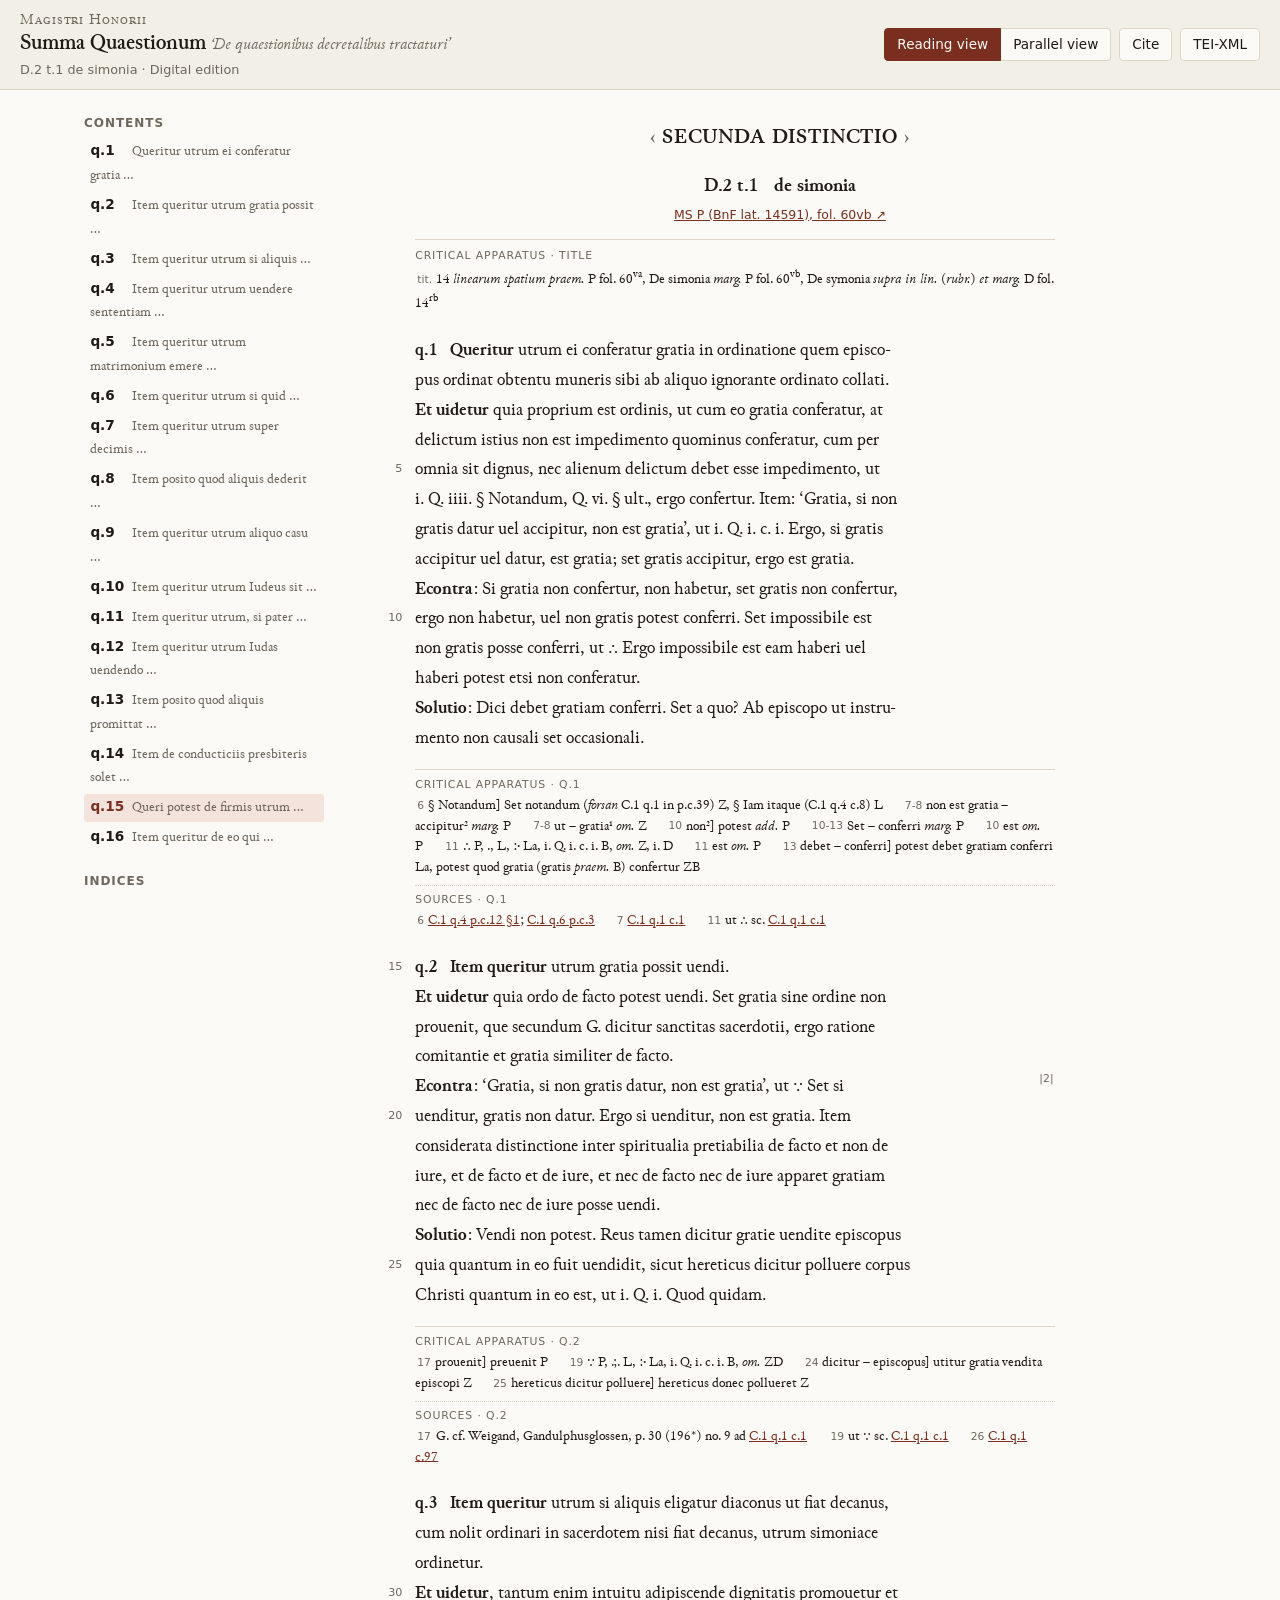
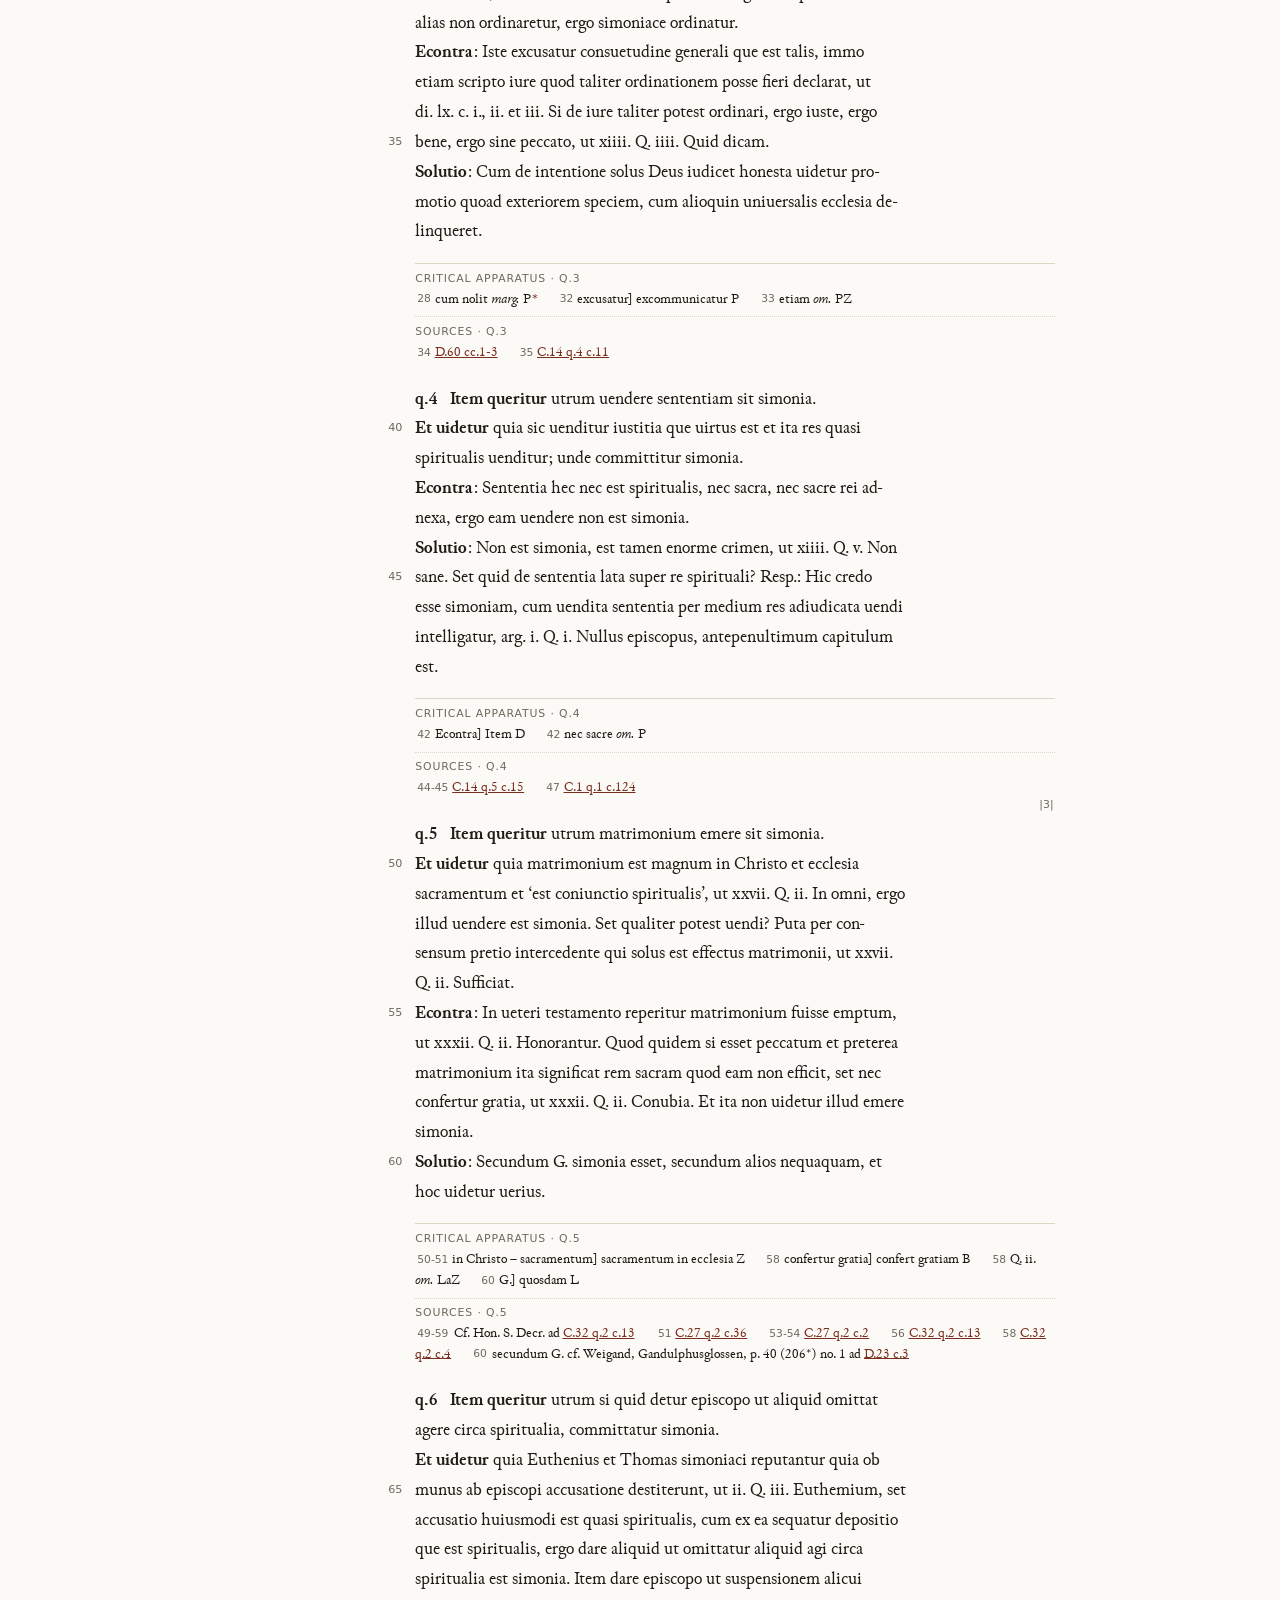
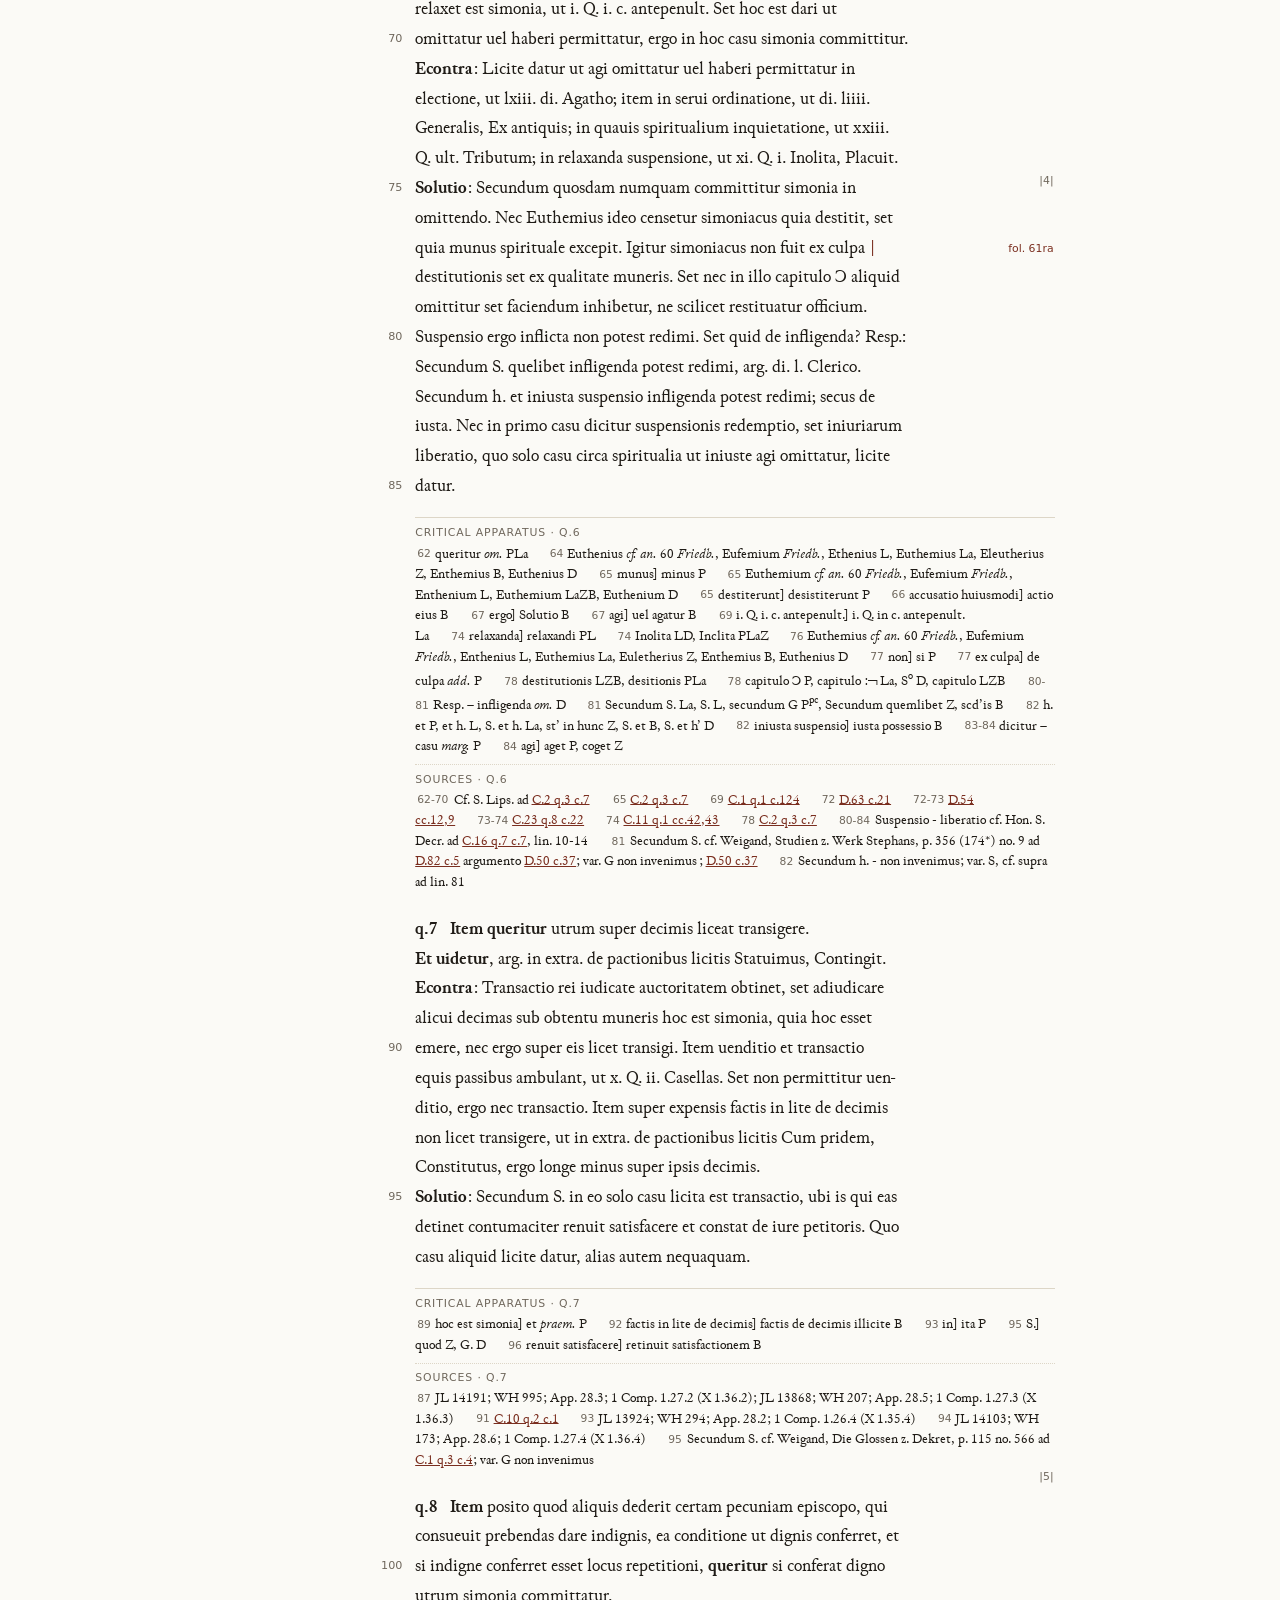
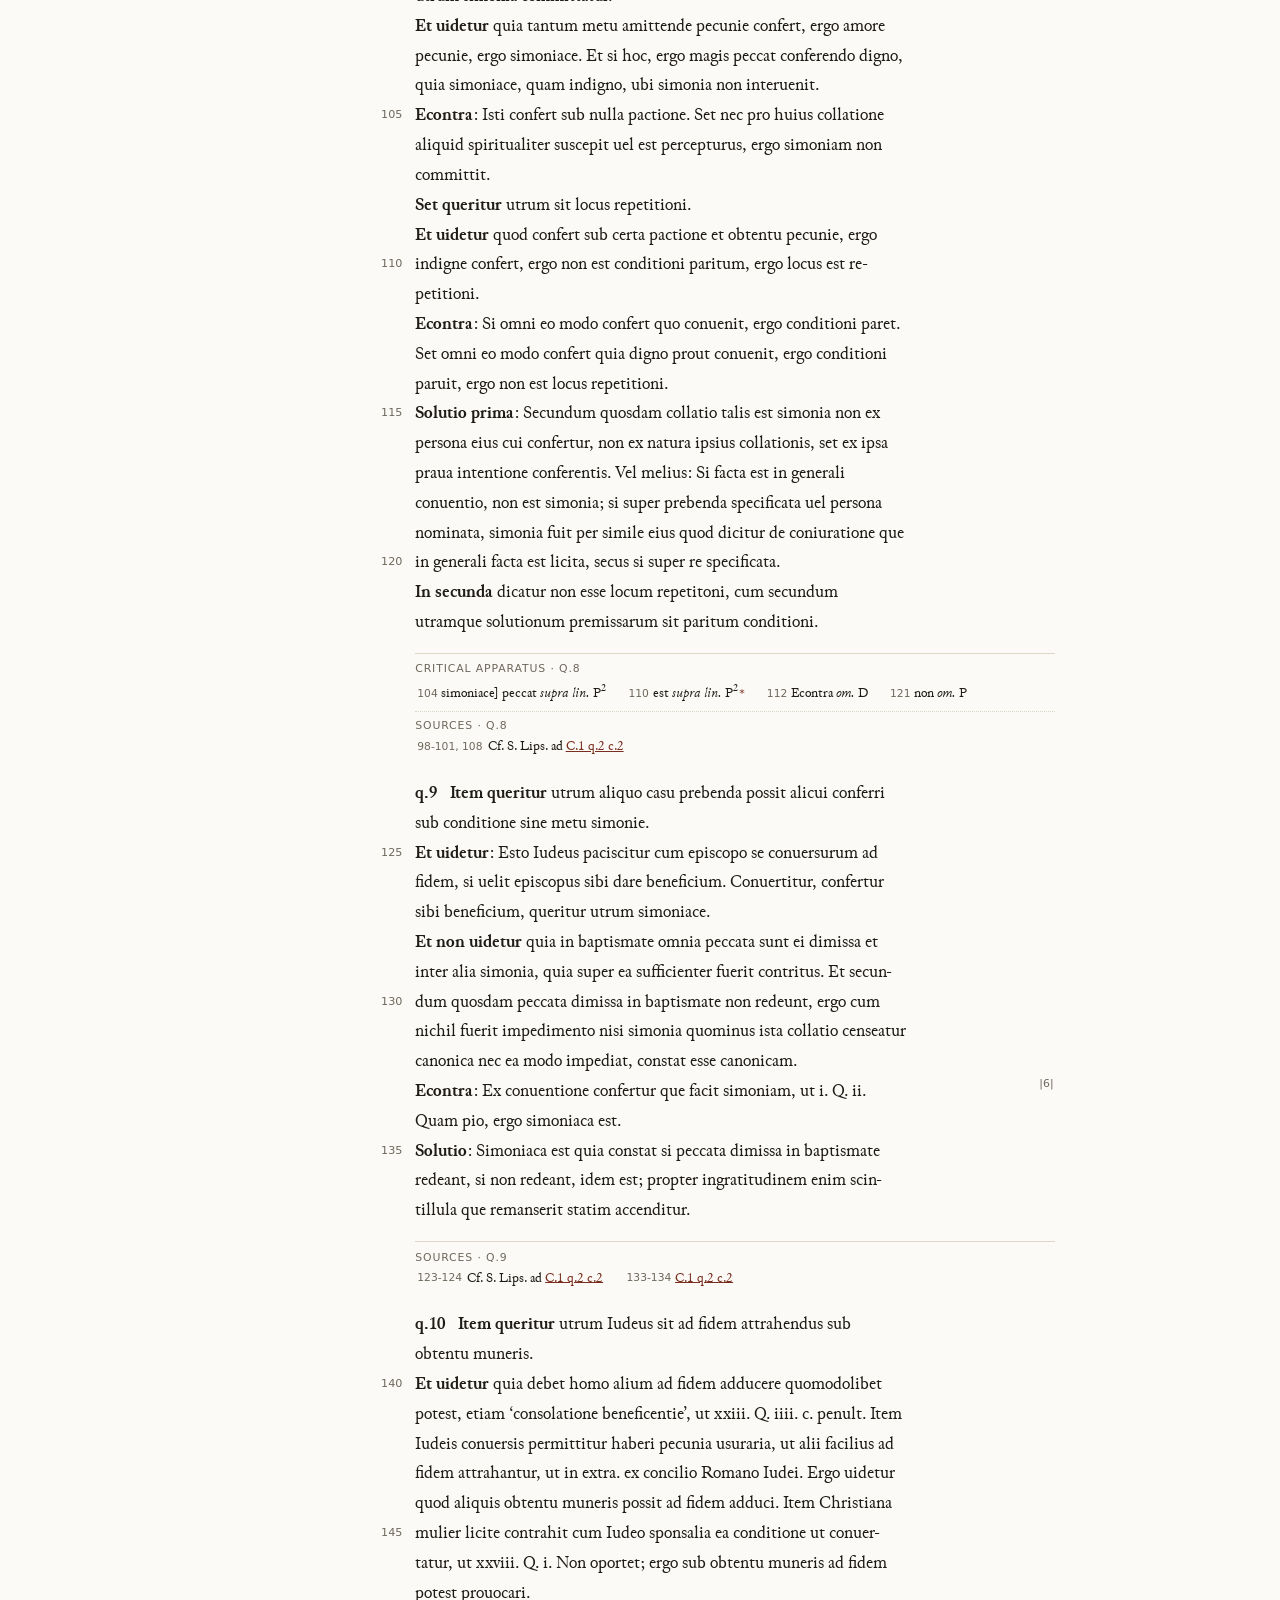
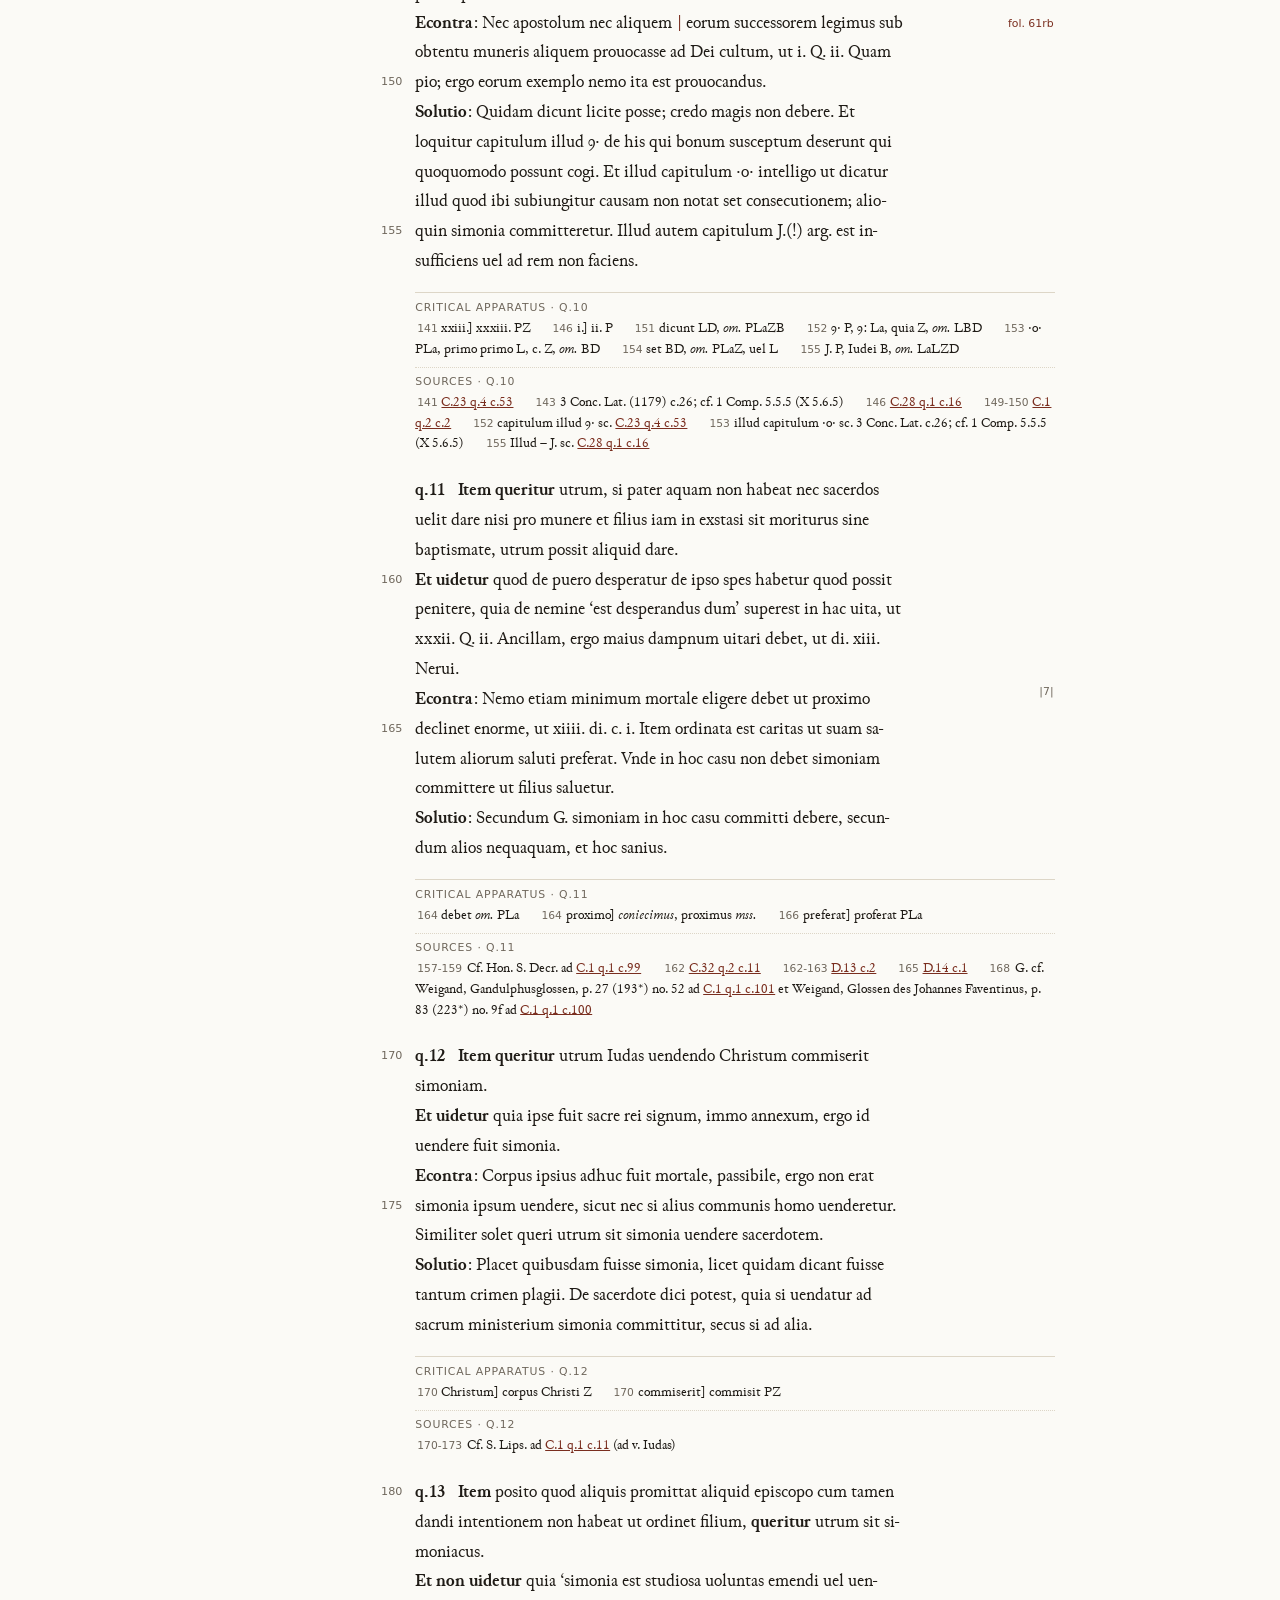
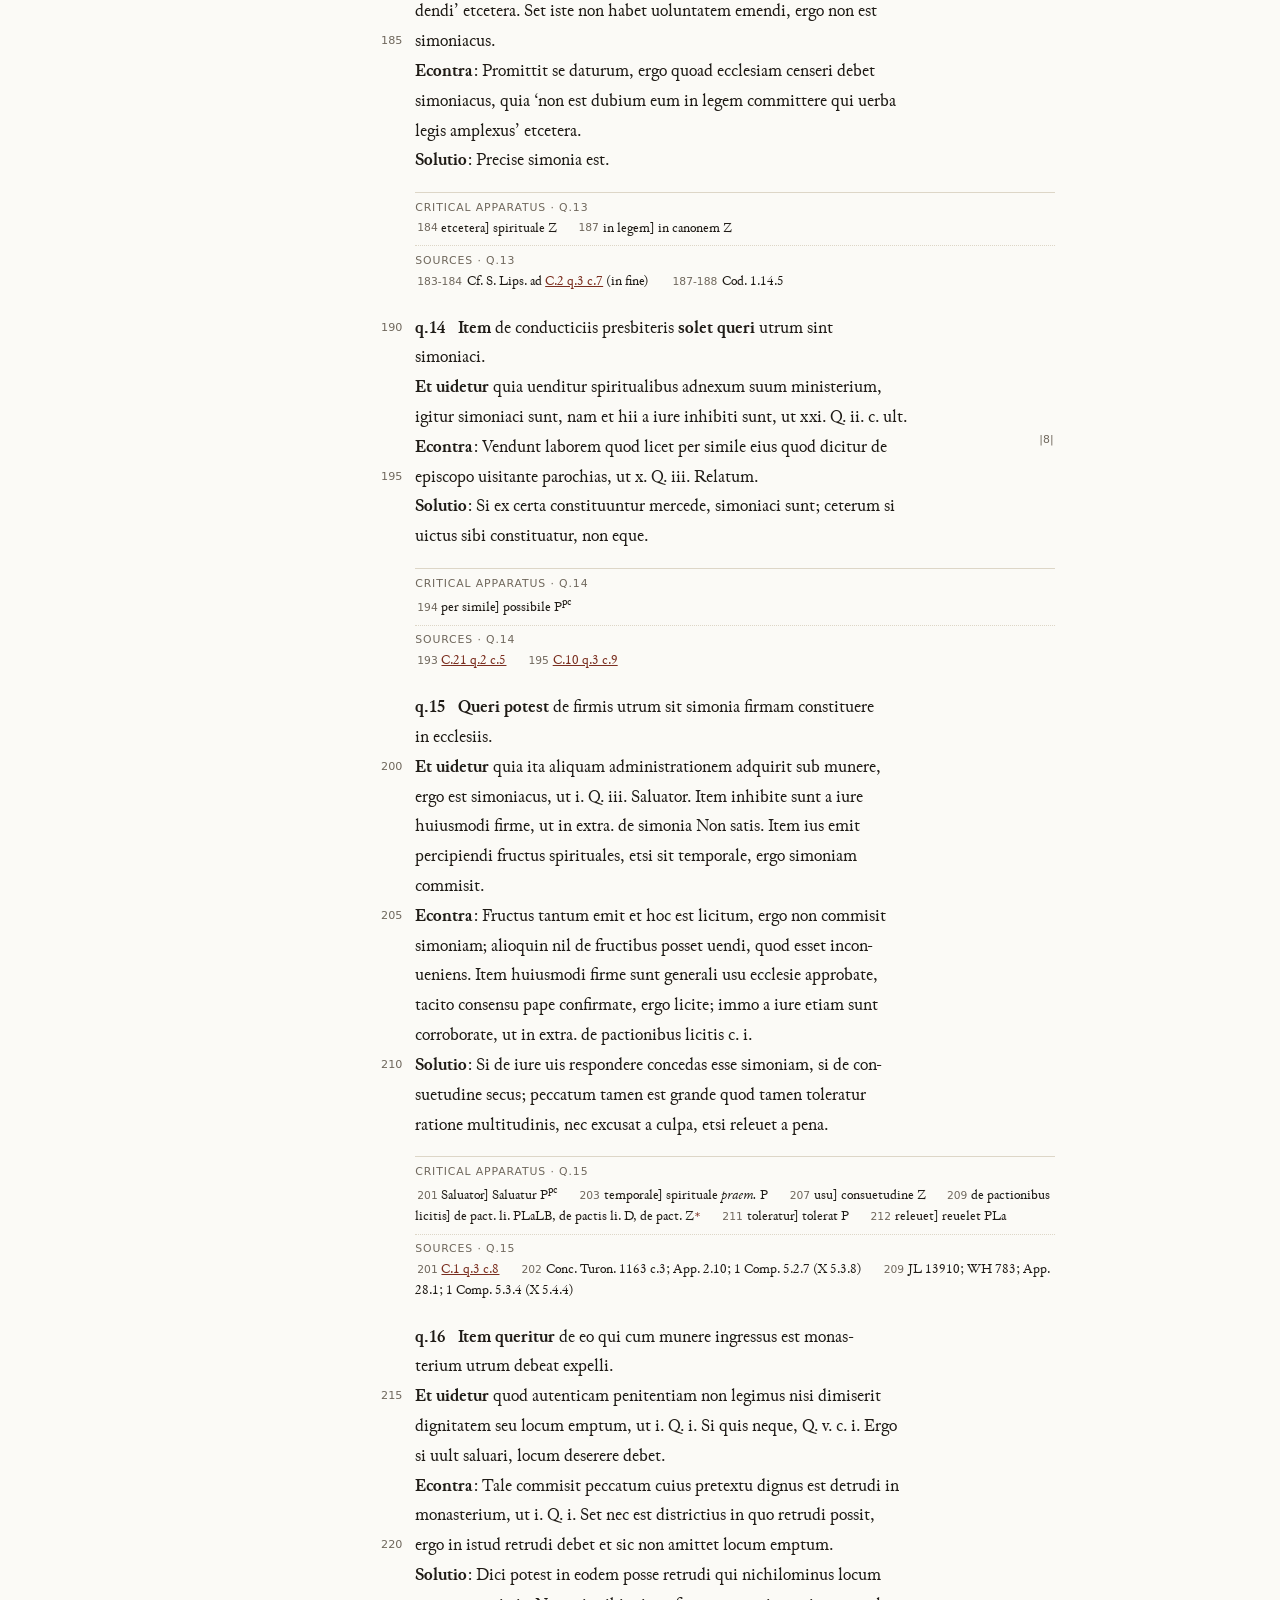
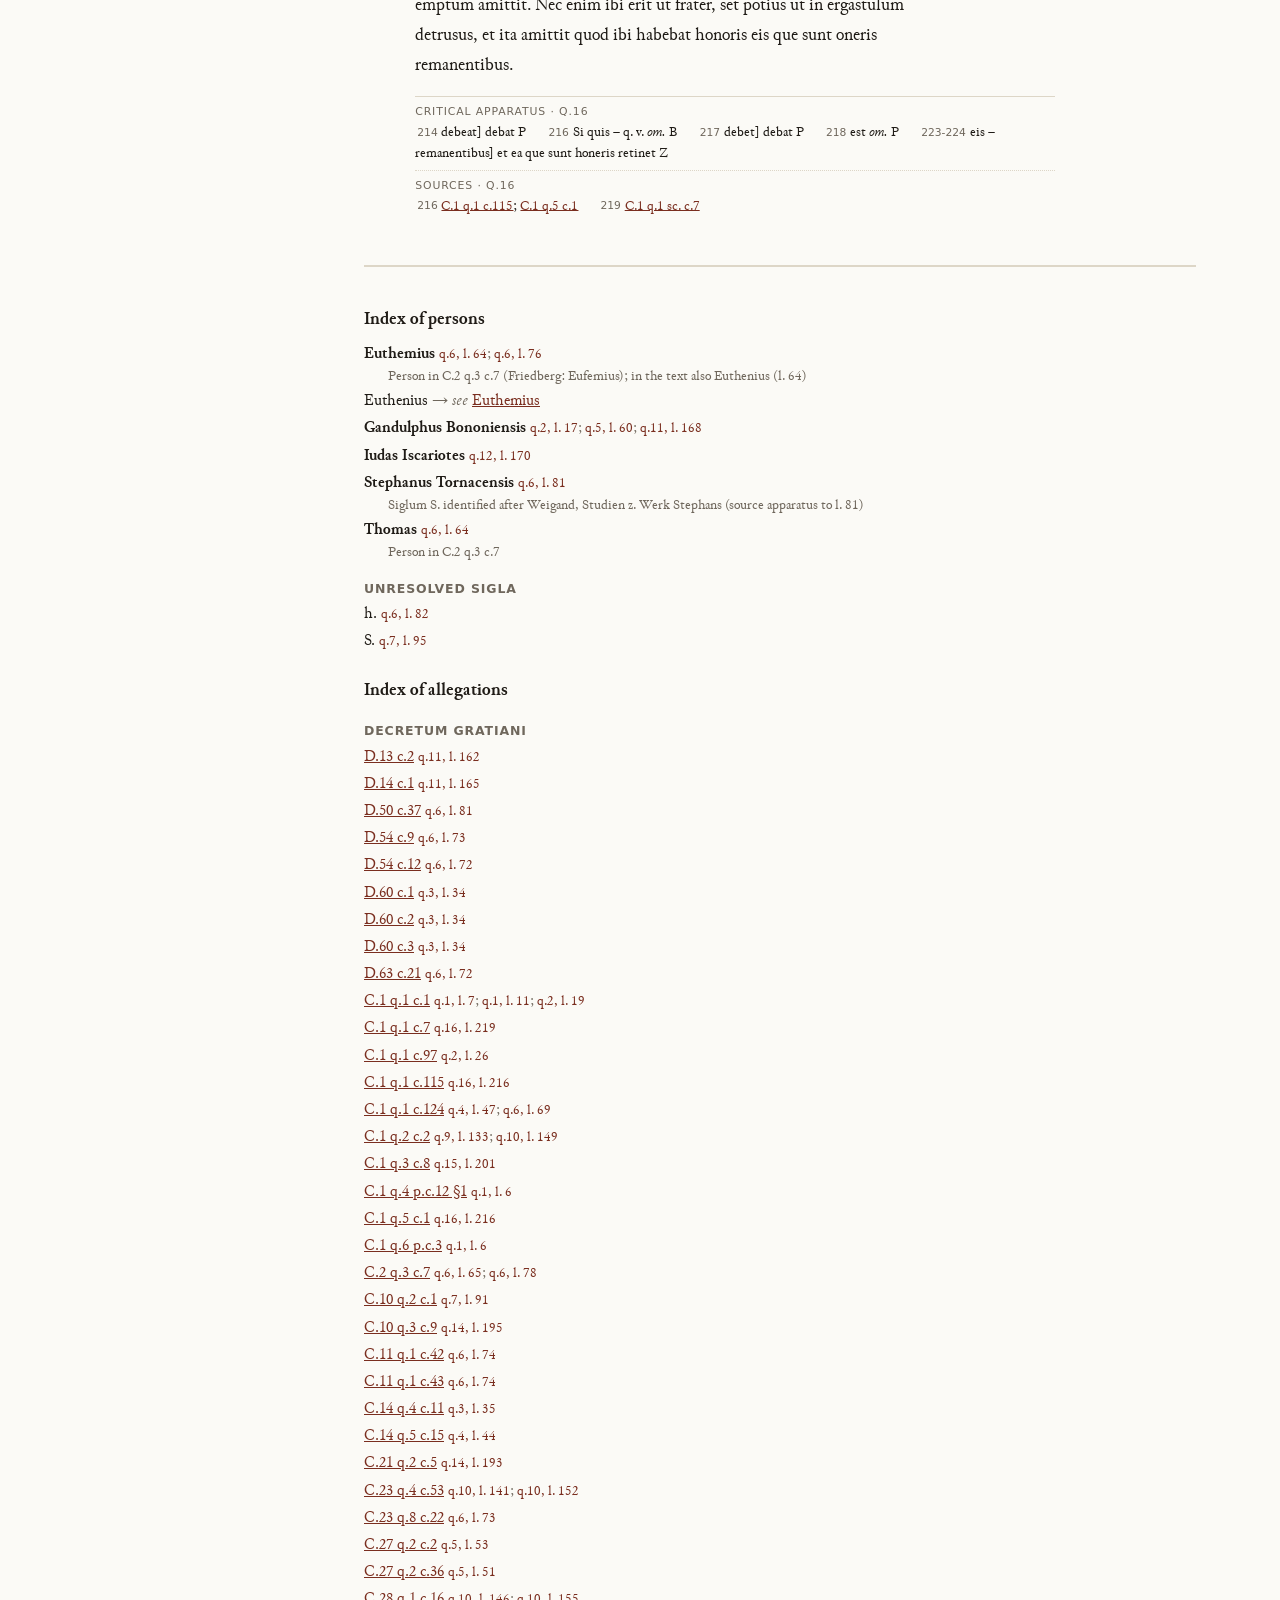
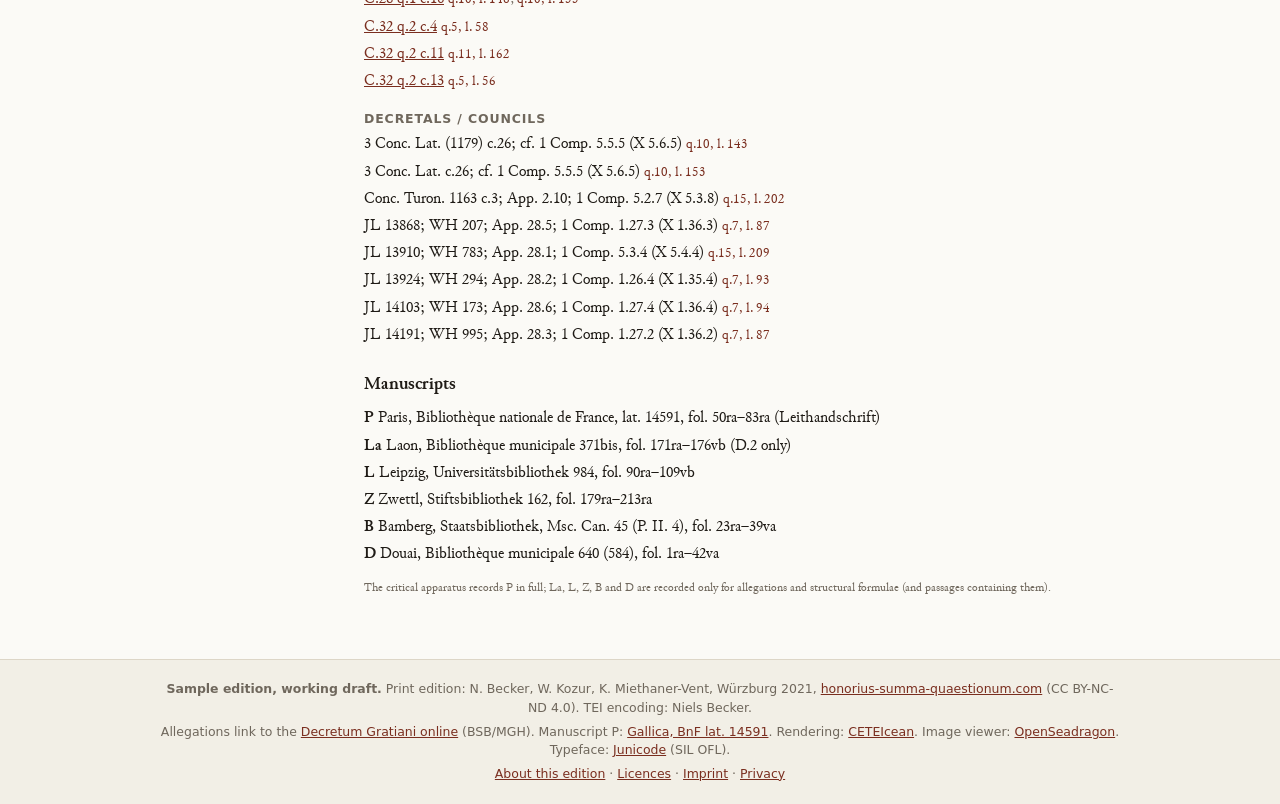
<file: index.html>
<!DOCTYPE html>
<html lang="en">
<head>
  <meta charset="utf-8">
  <meta name="viewport" content="width=device-width, initial-scale=1">
  <!-- Keine Herkunftsangabe (Referer) an fremde Seiten senden (Datenschutz der Leser) -->
  <meta name="referrer" content="no-referrer">
  <!-- Probeedition: nicht in Suchmaschinen aufnehmen (Entscheidung des Herausgebers vom 01.11.2026) -->
  <meta name="robots" content="noindex">
  <title>Magistri Honorii Summa Quaestionum – Digital Edition</title>
  <link rel="stylesheet" href="honorius.css">
</head>
<!-- data-tei: die darzustellende TEI-Datei (relativ zu dieser Seite); alternativ ?tei=… in der Adresse -->
<body data-tei="tei/honorius_D2_t1.xml">
  <a class="sprung" href="#edition">Skip to text</a>

  <header class="kopf">
    <div class="kopf-titel">
      <p class="werk">Magistri Honorii</p>
      <h1>Summa Quaestionum <span class="incipit">‘De quaestionibus decretalibus tractaturi’</span></h1>
      <p class="stand" id="stand">Digital edition</p>
    </div>
    <div class="kopf-werkzeuge">
      <div class="ansicht-schalter" role="group" aria-label="View">
        <button type="button" id="knopf-lesen" aria-pressed="true">Reading view</button>
        <button type="button" id="knopf-viewer" aria-pressed="false" title="Text and manuscript P side by side">Parallel view</button>
      </div>
      <button type="button" id="knopf-inhalt" class="nur-schmal" aria-controls="navigation" aria-expanded="false">Contents</button>
      <button type="button" id="knopf-zitieren">Cite</button>
      <a id="verweis-tei" href="#" download>TEI-XML</a>
    </div>
  </header>

  <!-- Browser ohne CSS Custom Highlight API (Chrome/Edge < 105, Safari < 17.2, Firefox < 140): honorius.js zeigt diesen Hinweis -->
  <p id="browser-hinweis" class="browser-hinweis" role="status" hidden>This browser does not support the highlighting
    of lemmata and sources used in this edition. For full functionality, please use a current version of Firefox,
    Chrome, Edge or Safari.</p>

  <div class="rahmen">
    <nav id="navigation" aria-label="Contents and view">
      <h2>Contents</h2>
      <ol id="inhalt" class="inhalt"></ol>

      <h2>Indices</h2>
      <ul class="register-liste">
        <li><a href="#register-personen">Persons</a></li>
        <li><a href="#register-allegationen">Allegations</a></li>
        <li><a href="#register-handschriften">Manuscripts</a></li>
      </ul>

      <h2>View</h2>
      <div class="modus-schalter" role="radiogroup" aria-label="Text mode">
        <label><input type="radio" name="modus" id="modus-varianten" value="varianten" checked> Variants</label>
        <label><input type="radio" name="modus" id="modus-quellen" value="quellen"> Sources</label>
      </div>
      <label class="schalter"><input type="checkbox" id="opt-zeilen" checked> Line numbers</label>
      <label class="schalter"><input type="checkbox" id="opt-apparat" checked> Apparatus</label>
      <label class="schalter"><input type="checkbox" id="opt-lemmata"> Show lemmata</label>
      <!-- Hinweis je nach Modus (nur-varianten / nur-quellen) und Bedienung (nur-maus / nur-touch), siehe honorius.css -->
      <p class="hinweis">
        <span class="nur-varianten"><strong>Variants:</strong> <span class="nur-maus">point at the text to highlight a lemma; click to mark it together with its entry in the critical apparatus.</span><span class="nur-touch">tap the text to mark a lemma together with its entry in the critical apparatus.</span> “Show lemmata” underlines all lemmata.</span>
        <span class="nur-quellen"><strong>Sources:</strong> <span class="nur-maus">point at the text to highlight allegations and passages with a source note; click an allegation to open it, or a passage to mark it together with its note.</span><span class="nur-touch">tap an allegation to open it, or a passage with a source note to mark it together with its note.</span> “Show lemmata” underlines all sources.</span>
        Clicking or tapping an apparatus entry marks its place in the text.
      </p>
    </nav>

    <main id="edition" tabindex="-1">
      <p class="laden">Loading edition …</p>
      <noscript><style>.laden, .kopf-werkzeuge { display: none; } nav { visibility: hidden; }</style>
        <p class="fehler">This digital edition requires JavaScript. Please enable JavaScript in your browser.</p></noscript>
    </main>
    <script>
      // Zu alte Browser (ohne die Sprachmittel und Schnittstellen der Leseansicht): Hinweis statt "Loading edition …".
      // Absichtlich in alter Schreibweise (ES5), damit auch sehr alte Browser dieses Stück ausführen können.
      (function () {
        var ok = !!(window.fetch && window.Promise && window.Map && window.IntersectionObserver);
        try { new Function("try { return ({})?.a; } catch { return 0; }"); } catch (e) { ok = false; }
        if (!ok) {
          window.HONORIUS_ZU_ALT = true;
          document.getElementById("navigation").style.visibility = "hidden";     // Bedienelemente ohne Funktion
          document.querySelector(".kopf-werkzeuge").style.display = "none";
          document.getElementById("edition").innerHTML = '<p class="fehler">This browser is too old to display the ' +
            "digital edition. Please use a current version of Firefox, Chrome, Edge or Safari.</p>";
        }
      })();
    </script>

    <!-- Parallelansicht: Handschrift P neben dem Text (IIIF-Bilder von Gallica, OpenSeadragon) -->
    <aside id="viewer" class="viewer" aria-label="Manuscript P">
      <div class="viewer-leiste">
        <button type="button" id="viewer-zurueck" title="Previous page" aria-label="Previous page">‹</button>
        <span id="viewer-seite" class="viewer-seite" aria-live="polite">MS P</span>
        <button type="button" id="viewer-vor" title="Next page" aria-label="Next page">›</button>
        <span class="viewer-abstand"></span>
        <button type="button" id="viewer-kleiner" title="Zoom out" aria-label="Zoom out">−</button>
        <button type="button" id="viewer-groesser" title="Zoom in" aria-label="Zoom in">+</button>
        <button type="button" id="viewer-ganz" title="Whole page">Fit</button>
        <label class="schalter" title="Turn the page while reading"><input type="checkbox" id="viewer-folgen" checked> Follow text</label>
        <a id="viewer-gallica" href="https://gallica.bnf.fr/ark:/12148/btv1b525185992" target="_blank" rel="noopener noreferrer" title="Open this page in Gallica">Gallica ↗</a>
      </div>
      <div id="viewer-bild" class="viewer-bild"></div>
      <p id="viewer-meldung" class="viewer-meldung" hidden></p>
      <p class="viewer-quelle">MS P = Paris, BnF, lat. 14591 · Source: <a href="https://gallica.bnf.fr/ark:/12148/btv1b525185992" target="_blank" rel="noopener noreferrer">gallica.bnf.fr</a> / BnF</p>
    </aside>
  </div>

  <dialog id="dialog-zitieren" aria-labelledby="zitieren-titel">
    <h2 id="zitieren-titel">Cite this passage</h2>
    <p id="zitieren-text" class="zitat-vorschlag"></p>
    <div class="dialog-knoepfe">
      <button type="button" id="knopf-kopieren">Copy</button>
      <button type="button" id="knopf-schliessen">Close</button>
    </div>
  </dialog>

  <div id="popup" class="popup" role="dialog" aria-label="Apparatus entries" hidden></div>

  <footer class="fuss">
    <p><strong>Sample edition, working draft.</strong> Print edition: N. Becker, W. Kozur, K. Miethaner-Vent, Würzburg 2021,
      <a href="https://honorius-summa-quaestionum.com/">honorius-summa-quaestionum.com</a> (CC BY-NC-ND 4.0).
      TEI encoding: Niels Becker.</p>
    <p>Allegations link to the <a href="https://geschichte.digitale-sammlungen.de/decretum-gratiani/">Decretum Gratiani online</a>
      (BSB/MGH). Manuscript P: <a href="https://gallica.bnf.fr/ark:/12148/btv1b525185992">Gallica, BnF lat. 14591</a>.
      Rendering: <a href="https://github.com/TEIC/CETEIcean">CETEIcean</a>. Image viewer: <a href="https://openseadragon.github.io/">OpenSeadragon</a>.
      Typeface: <a href="https://github.com/psb1558/Junicode-font">Junicode</a> (SIL OFL).</p>
    <p><a href="about.html">About this edition</a> · <a href="about.html#licences">Licences</a> ·
      <a href="about.html#imprint">Imprint</a> · <a href="about.html#privacy">Privacy</a></p>
  </footer>

  <script src="lib/CETEI.js"></script>
  <script src="honorius.js"></script>
</body>
</html>
</file>
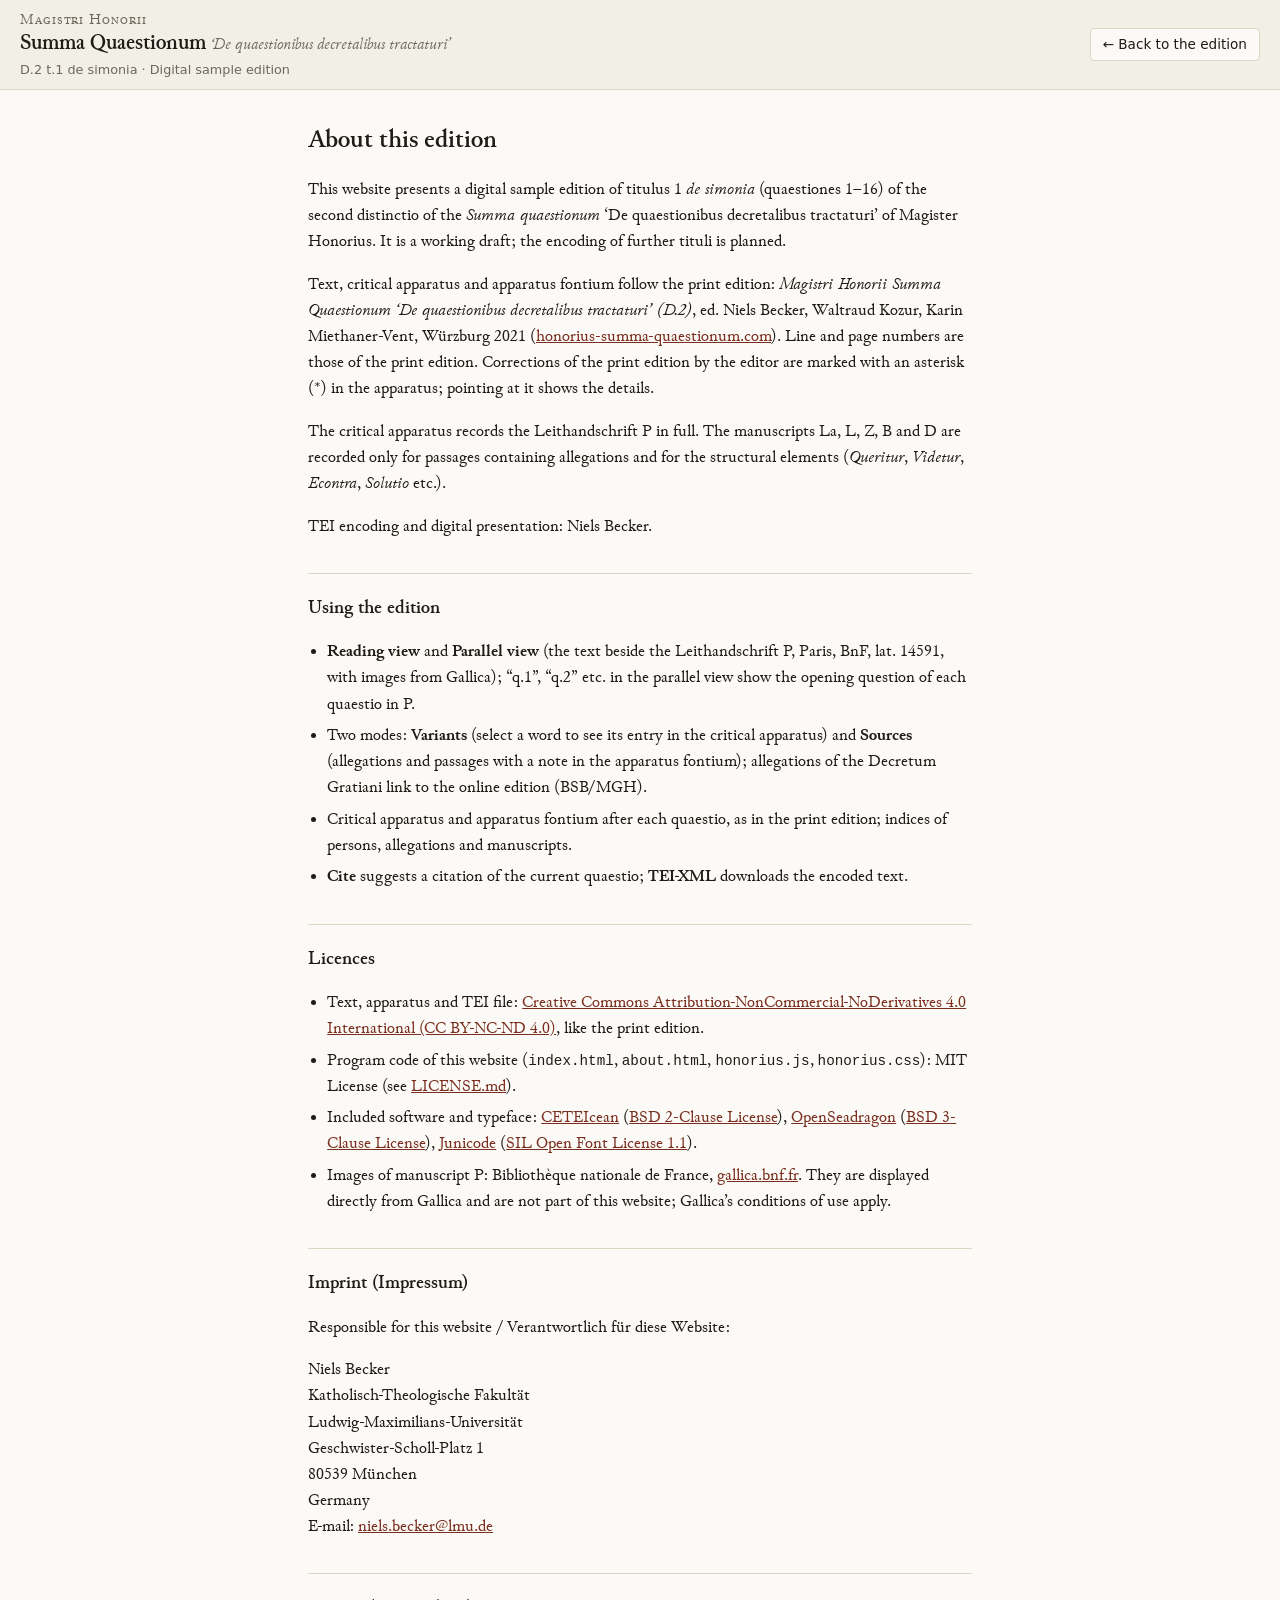
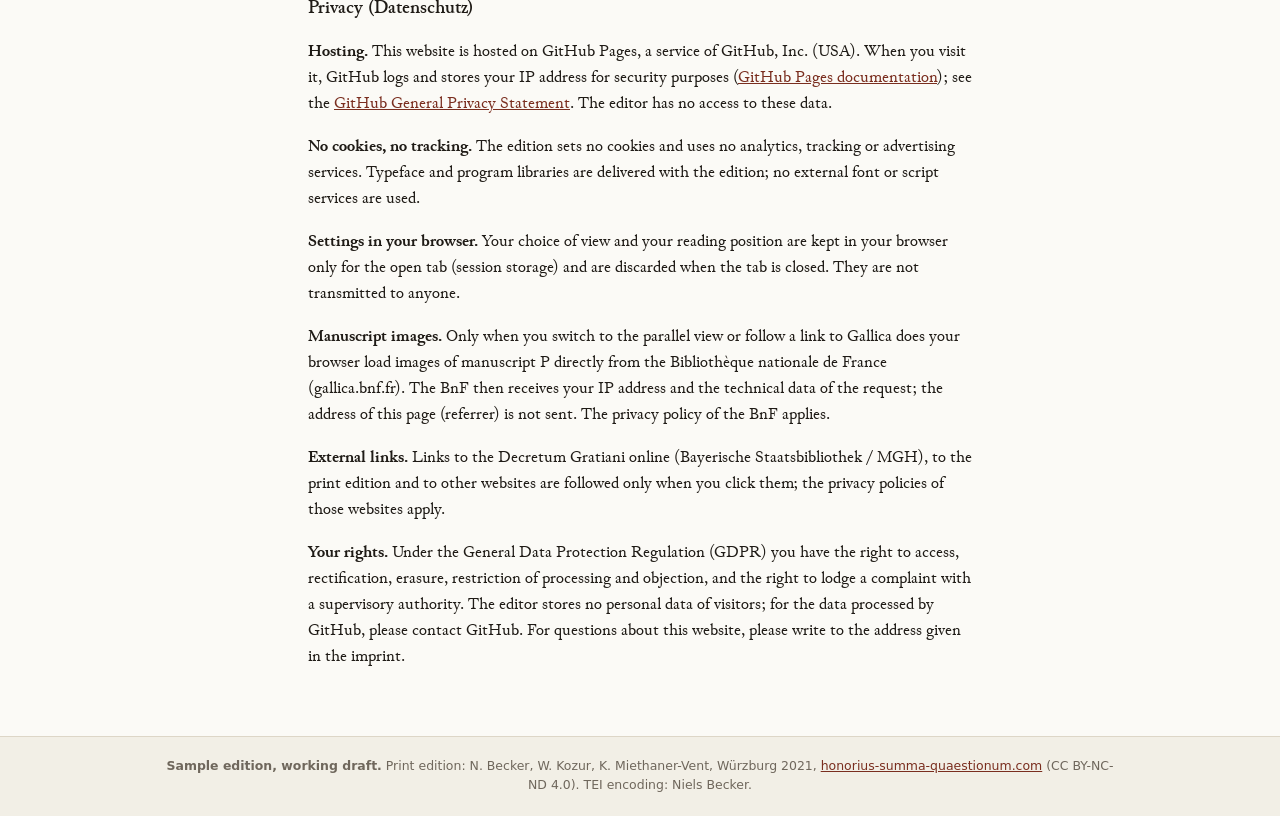
<file: about.html>
<!DOCTYPE html>
<html lang="en">
<head>
  <meta charset="utf-8">
  <meta name="viewport" content="width=device-width, initial-scale=1">
  <!-- Keine Herkunftsangabe (Referer) an fremde Seiten senden (Datenschutz der Leser) -->
  <meta name="referrer" content="no-referrer">
  <!-- Probeedition: nicht in Suchmaschinen aufnehmen (Entscheidung des Herausgebers vom 01.11.2026) -->
  <meta name="robots" content="noindex">
  <title>About this edition – Honorius, Summa Quaestionum</title>
  <link rel="stylesheet" href="honorius.css">
</head>
<!-- Angaben zur Edition, Lizenzen, Impressum und Datenschutzhinweis (Entscheidungen des Herausgebers vom 01.11.2026);
     schlichte Seite ohne JavaScript -->
<body>
  <header class="kopf">
    <div class="kopf-titel">
      <p class="werk">Magistri Honorii</p>
      <p class="kopf-name">Summa Quaestionum <span class="incipit">‘De quaestionibus decretalibus tractaturi’</span></p>
      <p class="stand">D.2 t.1 de simonia · Digital sample edition</p>
    </div>
    <div class="kopf-werkzeuge">
      <a href="index.html">← Back to the edition</a>
    </div>
  </header>

  <main class="info">
    <h1 id="about">About this edition</h1>
    <p>This website presents a digital sample edition of titulus 1 <em>de simonia</em> (quaestiones 1–16) of the
      second distinctio of the <em>Summa quaestionum</em> ‘De quaestionibus decretalibus tractaturi’ of Magister
      Honorius. It is a working draft; the encoding of further tituli is planned.</p>
    <p>Text, critical apparatus and apparatus fontium follow the print edition:
      <cite>Magistri Honorii Summa Quaestionum ‘De quaestionibus decretalibus tractaturi’ (D.2)</cite>, ed. Niels Becker,
      Waltraud Kozur, Karin Miethaner-Vent, Würzburg 2021
      (<a href="https://honorius-summa-quaestionum.com/">honorius-summa-quaestionum.com</a>). Line and page numbers are
      those of the print edition. Corrections of the print edition by the editor are marked with an asterisk (*) in
      the apparatus; pointing at it shows the details.</p>
    <p>The critical apparatus records the <span lang="de">Leithandschrift</span> P in full. The manuscripts La, L, Z, B and D are recorded
      only for passages containing allegations and for the structural elements (<em>Queritur</em>, <em>Videtur</em>,
      <em>Econtra</em>, <em>Solutio</em> etc.).</p>
    <p>TEI encoding and digital presentation: Niels Becker.</p>

    <h2 id="features">Using the edition</h2>
    <ul>
      <li><strong>Reading view</strong> and <strong>Parallel view</strong> (the text beside the <span lang="de">Leithandschrift</span> P,
        Paris, BnF, lat. 14591, with images from Gallica); “q.1”, “q.2” etc. in the parallel view show the opening
        question of each quaestio in P.</li>
      <li>Two modes: <strong>Variants</strong> (select a word to see its entry in the critical apparatus) and
        <strong>Sources</strong> (allegations and passages with a note in the apparatus fontium); allegations of the
        Decretum Gratiani link to the online edition (BSB/MGH).</li>
      <li>Critical apparatus and apparatus fontium after each quaestio, as in the print edition; indices of persons,
        allegations and manuscripts.</li>
      <li><strong>Cite</strong> suggests a citation of the current quaestio; <strong>TEI-XML</strong> downloads the
        encoded text.</li>
    </ul>

    <h2 id="licences">Licences</h2>
    <ul>
      <li>Text, apparatus and TEI file: <a href="https://creativecommons.org/licenses/by-nc-nd/4.0/">Creative Commons
        Attribution-NonCommercial-NoDerivatives 4.0 International (CC BY-NC-ND 4.0)</a>, like the print edition.</li>
      <li>Program code of this website (<code>index.html</code>, <code>about.html</code>, <code>honorius.js</code>,
        <code>honorius.css</code>): MIT License (see <a href="LICENSE.md">LICENSE.md</a>).</li>
      <li>Included software and typeface: <a href="https://github.com/TEIC/CETEIcean">CETEIcean</a>
        (<a href="lib/CETEIcean-LICENSE.md">BSD 2-Clause License</a>),
        <a href="https://openseadragon.github.io/">OpenSeadragon</a>
        (<a href="lib/OpenSeadragon-LICENSE.txt">BSD 3-Clause License</a>),
        <a href="https://github.com/psb1558/Junicode-font">Junicode</a>
        (<a href="fonts/Junicode-OFL.txt">SIL Open Font License 1.1</a>).</li>
      <li>Images of manuscript P: Bibliothèque nationale de France,
        <a href="https://gallica.bnf.fr/ark:/12148/btv1b525185992">gallica.bnf.fr</a>. They are displayed directly from
        Gallica and are not part of this website; Gallica’s conditions of use apply.</li>
    </ul>

    <h2 id="imprint">Imprint <span lang="de">(Impressum)</span></h2>
    <p>Responsible for this website <span lang="de">/ Verantwortlich für diese Website</span>:</p>
    <address lang="de">
      Niels Becker<br>
      Katholisch-Theologische Fakultät<br>
      Ludwig-Maximilians-Universität<br>
      Geschwister-Scholl-Platz 1<br>
      80539 München<br>
      Germany<br>
      E-mail: <a href="mailto:niels.becker@lmu.de">niels.becker@lmu.de</a>
    </address>

    <h2 id="privacy">Privacy <span lang="de">(Datenschutz)</span></h2>
    <p><strong>Hosting.</strong> This website is hosted on GitHub Pages, a service of GitHub, Inc. (USA). When you visit
      it, GitHub logs and stores your IP address for security purposes
      (<a href="https://docs.github.com/en/pages/getting-started-with-github-pages/about-github-pages#data-collection">GitHub
      Pages documentation</a>); see the
      <a href="https://docs.github.com/en/site-policy/privacy-policies/github-general-privacy-statement">GitHub General
      Privacy Statement</a>. The editor has no access to these data.</p>
    <p><strong>No cookies, no tracking.</strong> The edition sets no cookies and uses no analytics, tracking or
      advertising services. Typeface and program libraries are delivered with the edition; no external font or script
      services are used.</p>
    <p><strong>Settings in your browser.</strong> Your choice of view and your reading position are kept in your
      browser only for the open tab (session storage) and are discarded when the tab is closed. They are not
      transmitted to anyone.</p>
    <p><strong>Manuscript images.</strong> Only when you switch to the parallel view or follow a link to Gallica does
      your browser load images of manuscript P directly from the Bibliothèque nationale de France (gallica.bnf.fr). The
      BnF then receives your IP address and the technical data of the request; the address of this page (referrer) is
      not sent. The privacy policy of the BnF applies.</p>
    <p><strong>External links.</strong> Links to the Decretum Gratiani online (Bayerische Staatsbibliothek / MGH), to
      the print edition and to other websites are followed only when you click them; the privacy policies of those
      websites apply.</p>
    <p><strong>Your rights.</strong> Under the General Data Protection Regulation (GDPR) you have the right to access,
      rectification, erasure, restriction of processing and objection, and the right to lodge a complaint with a
      supervisory authority. The editor stores no personal data of visitors; for the data processed by GitHub, please
      contact GitHub. For questions about this website, please write to the address given in the imprint.</p>
  </main>

  <footer class="fuss">
    <p><strong>Sample edition, working draft.</strong> Print edition: N. Becker, W. Kozur, K. Miethaner-Vent, Würzburg
      2021, <a href="https://honorius-summa-quaestionum.com/">honorius-summa-quaestionum.com</a> (CC BY-NC-ND 4.0).
      TEI encoding: Niels Becker.</p>
  </footer>
</body>
</html>
</file>
<file: honorius.css>
/* Leseansicht der digitalen Edition – Gestaltung
   Text in Junicode (deckt die Sonderzeichen ꝯ ⸫ ⸪ Ↄ ‧ ab), Bedienelemente in der Systemschrift. */

@font-face {
  font-family: "Junicode";
  src: url("fonts/JunicodeVF-Roman.woff2") format("woff2");
  font-style: normal;
  font-weight: 300 700;
  font-display: swap;
}
@font-face {
  font-family: "Junicode";
  src: url("fonts/JunicodeVF-Italic.woff2") format("woff2");
  font-style: italic;
  font-weight: 300 700;
  font-display: swap;
}

:root {
  --papier: #fbfaf6;
  --flaeche: #f2efe6;
  --tinte: #1f1b16;
  --grau: #6f675c;
  --linie: #ddd6c7;
  --akzent: #7a2e1f;          /* Allegationen, Verweise */
  --akzent-hell: #f3e3dc;
  --markierung: #f6dc8a;      /* angeklicktes Lemma (gelb = Varianten) */
  --markierung-blass: #fbf0c8;   /* überfahrenes Lemma */
  --quelle-blass: #f3e3dc;    /* überfahrene Quelle (rot = Quellen) */
  --quelle-stark: #ebc2b2;    /* angeklickte Quellenstelle */
  --block: #e8eef6;           /* Allegationsblock beim Überfahren (blau) */
  --unterstrich: color-mix(in srgb, var(--akzent) 55%, var(--papier));   /* "Show lemmata", deckend */
  --text: "Junicode", "Palatino Linotype", "Book Antiqua", Georgia, serif;
  --ui: system-ui, -apple-system, "Segoe UI", Roboto, sans-serif;
  --textspalte: 40rem;
}
@media (prefers-color-scheme: dark) {
  :root:not([data-theme="light"]) {
    --papier: #1b1916; --flaeche: #24211d; --tinte: #ece6da; --grau: #a99f90; --linie: #3a352e;
    --akzent: #e09a83; --akzent-hell: #3b2620; --markierung: #6b5a1f; --block: #22303f;
    --markierung-blass: #3a3219; --quelle-blass: #3b2620; --quelle-stark: #5c3226;
  }
}
:root[data-theme="dark"] {
  --papier: #1b1916; --flaeche: #24211d; --tinte: #ece6da; --grau: #a99f90; --linie: #3a352e;
  --akzent: #e09a83; --akzent-hell: #3b2620; --markierung: #6b5a1f; --block: #22303f;
  --markierung-blass: #3a3219; --quelle-blass: #3b2620; --quelle-stark: #5c3226;
}

* { box-sizing: border-box; }
html { scroll-padding-top: 5rem; }
body {
  margin: 0;
  background: var(--papier);
  color: var(--tinte);
  font-family: var(--ui);
  line-height: 1.5;
}
a { color: var(--akzent); }
.sprung { position: absolute; left: -999px; }
.sprung:focus { left: 1rem; top: 1rem; background: var(--papier); padding: .5rem; z-index: 20; }

/* ---------- Kopf ---------- */
.kopf {
  position: sticky; top: 0; z-index: 10;
  display: flex; justify-content: space-between; align-items: center; gap: 1rem;
  padding: .6rem 1.25rem;
  background: var(--flaeche);
  border-bottom: 1px solid var(--linie);
}
.kopf .werk { margin: 0; font-family: var(--text); font-variant: small-caps; letter-spacing: .06em; color: var(--grau); font-size: .95rem; }
.kopf h1, .kopf .kopf-name { margin: 0; font-family: var(--text); font-weight: 600; font-size: 1.35rem; line-height: 1.2; }
.kopf h1 .incipit, .kopf .kopf-name .incipit { font-weight: 400; font-style: italic; font-size: 1rem; color: var(--grau); }
.kopf .stand { margin: .1rem 0 0; font-size: .8rem; color: var(--grau); }
.kopf-werkzeuge { display: flex; gap: .5rem; flex-shrink: 0; }
.kopf-werkzeuge button, .kopf-werkzeuge a, dialog button {
  font: inherit; font-size: .85rem;
  padding: .35rem .75rem;
  border: 1px solid var(--linie); border-radius: 4px;
  background: var(--papier); color: var(--tinte);
  text-decoration: none; cursor: pointer;
}
.kopf-werkzeuge button:hover, .kopf-werkzeuge a:hover { border-color: var(--akzent); }
.nur-schmal { display: none; }

/* ---------- Rahmen: Navigation | Text ---------- */
.rahmen {
  display: grid;
  grid-template-columns: 15rem minmax(0, 1fr);
  gap: 2.5rem;
  max-width: 72rem;
  margin: 0 auto;
  padding: 1.5rem 1.25rem 3rem;
}
nav {
  position: sticky; top: 5.5rem; align-self: start;
  max-height: calc(100vh - 7rem); overflow-y: auto;
  font-size: .85rem;
}
nav h2 { font-size: .75rem; text-transform: uppercase; letter-spacing: .08em; color: var(--grau); margin: 1.25rem 0 .4rem; }
nav h2:first-child { margin-top: 0; }
.inhalt, .register-liste { list-style: none; margin: 0; padding: 0; }
.inhalt li { margin: .1rem 0; }
.inhalt a, .register-liste a { display: block; padding: .15rem .4rem; border-radius: 3px; text-decoration: none; color: var(--tinte); }
.inhalt a:hover, .register-liste a:hover { background: var(--akzent-hell); }
.inhalt a.aktuell { background: var(--akzent-hell); color: var(--akzent); }
.inhalt .q { font-weight: 600; display: inline-block; min-width: 2.6rem; }
.inhalt .incipit { color: var(--grau); font-family: var(--text); font-size: .9rem; }
.schalter { display: block; margin: .25rem 0; cursor: pointer; }
/* Modus des Haupttextes: Variants | Sources */
.modus-schalter { display: inline-flex; margin: .1rem 0 .45rem; border: 1px solid var(--linie); border-radius: 4px; overflow: hidden; }
.modus-schalter label { position: relative; padding: .2rem .75rem; cursor: pointer; }
.modus-schalter label + label { border-left: 1px solid var(--linie); }
.modus-schalter input { position: absolute; opacity: 0; pointer-events: none; }
.modus-schalter label:has(input:checked) { background: var(--akzent); color: var(--papier); }
.modus-schalter label:has(input:focus-visible) { outline: 2px solid var(--akzent); outline-offset: -2px; }
.hinweis { color: var(--grau); font-size: .78rem; margin-top: .75rem; }
.hinweis strong { color: var(--tinte); font-weight: 600; }
body.modus-quellen .nur-varianten, body.modus-varianten .nur-quellen { display: none; }   /* Hinweis je nach Modus */
/* Hinweis je nach Bedienung: Maus ("point", "click") oder Berührung ("tap", Smartphone/Tablet ohne Maus) */
.nur-touch { display: none; }
@media (hover: none) {
  .hinweis .nur-maus { display: none; }
  .hinweis .nur-touch { display: inline; }
}

/* ---------- Edition ---------- */
main { min-width: 0; outline: none; }
.laden, .fehler { font-family: var(--text); color: var(--grau); }
/* Hinweis für ältere Browser (ohne Highlight-Markierungen) unter dem Kopf */
.browser-hinweis {
  margin: 0; padding: .5rem 1.25rem; text-align: center;
  font-size: .85rem; color: var(--tinte); background: var(--markierung-blass); border-bottom: 1px solid var(--linie);
}
.fehler { color: var(--akzent); }

tei-teiheader, tei-facsimile, tei-back, tei-standoff, cetei-original { display: none; }
tei-tei, tei-text, tei-body, tei-div, tei-p, tei-head { display: block; }

tei-text {
  font-family: var(--text);
  font-size: 1.15rem;
  line-height: 1.62;
  font-variant-numeric: lining-nums;   /* Mediävalziffern machen in Junicode aus "1" ein "ı" */
}
tei-div[type="distinctio"] > tei-head {
  text-align: center; font-weight: 700; font-size: 1.3rem; letter-spacing: .04em; margin: .5rem 0 1rem;
}
tei-supplied::before { content: "‹ "; color: var(--grau); }
tei-supplied::after { content: " ›"; color: var(--grau); }
tei-div[type="titulus"] > tei-head {
  text-align: center; font-weight: 700; font-size: 1.2rem; margin: 0 0 .5rem;
}
tei-div[type="titulus"] > tei-head tei-label { margin-right: .6em; }
.faksimile {
  display: block; margin: .15rem 0 0; text-align: center;
  font-family: var(--ui); font-weight: 400; font-size: .78rem;
}

/* Quaestio und Abschnitte; Text in der Spalte, Zeilenzahlen links davon */
tei-div[type="quaestio"] { margin: 1.4rem 0 0; scroll-margin-top: 5.5rem; }
tei-div[type="quaestio"] tei-p,
tei-div[type="titulus"] > .apparate { margin-left: 3.2rem; max-width: var(--textspalte); }
tei-div[type="quaestio"] tei-p { position: relative; margin-top: 0; margin-bottom: 0; }
tei-label { font-weight: 700; margin-right: .5em; }
.formel { font-weight: 700; }

/* Zeilenumbruch wie im Druck: <br> an jedem <lb>, Zeilenzahl in der linken Spalte */
.zeilennummer {
  position: absolute; left: -3.2rem; width: 2.4rem;
  text-align: right;
  font-family: var(--ui); font-size: .7rem; line-height: 2.3;
  color: var(--grau);
  visibility: hidden;
  user-select: none;
}
.zeilennummer.fuenf { visibility: visible; }
body.ohne-zeilen .zeilennummer { display: none; }
@media (min-width: 60rem) {
  tei-div[type="quaestio"] tei-p { white-space: nowrap; }   /* keine zusätzlichen Umbrüche: Zeilen = Druckzeilen */
}

/* Seitenwechsel des Drucks */
tei-pb[ed="#ed2021"]::before {
  content: "|" attr(n) "|";
  font-family: var(--ui); font-size: .68rem; color: var(--grau);
  vertical-align: super; padding: 0 .15em;
}
tei-div > tei-pb[ed="#ed2021"] { display: block; margin-left: 3.2rem; max-width: var(--textspalte); text-align: right; height: 0; }
tei-div > tei-pb[ed="#ed2021"]::before { position: relative; top: -.2rem; }

/* Blatt- und Spaltenwechsel der Handschrift P: Strich im Text, Marke "fol. 61ra" (ohne Randspalte klein hinter dem Strich) */
tei-pb[ed="#P"], tei-cb[ed="#P"] { display: none; }
.spaltenwechsel { color: var(--akzent); margin-left: .25em; font-weight: 400; cursor: default; }   /* danach folgt das Leerzeichen des Textes */
.folio-marke {
  font-family: var(--ui); font-size: .68rem; font-weight: 400;
  color: var(--akzent); text-decoration: none; white-space: nowrap;
  vertical-align: super; margin: 0 .15em 0 .1em;
}
.folio-marke:hover, .folio-marke:focus-visible { text-decoration: underline; }
/* nach dem Blättern im Viewer: Randmarke bzw. Link in der Titelzeile leuchtet kurz auf */
@keyframes aufleuchten { from { background-color: var(--markierung); } to { background-color: transparent; } }
.aufleuchten { animation: aufleuchten 1.8s ease-out; border-radius: 3px; }

/* Randmarken: Folio-Marken rechtsbündig genau unter den Seitenzahlen des Drucks (rechter Rand der Textspalte,
   höchstens --textspalte breit wie der Seitenwechsel). body.randmarken setzt honorius.js nur, wenn keine Zeile
   an die Marke stößt; sonst bleibt die Marke klein hinter dem Strich. */
body.randmarken .folio-marke {
  position: absolute; left: auto; right: calc(100% - min(100%, var(--textspalte)));
  margin: 0; padding-right: .15em;   /* wie die Seitenzahl (::before) */
  vertical-align: baseline; line-height: 2.5;
}

/* Zitate: die Anführungszeichen des Drucks stehen nicht in der TEI-Datei */
tei-quote::before { content: "‘"; }
tei-quote::after { content: "’"; }
/* "(!)" der Edition ist als <sic> kodiert */
tei-sic::after { content: "(!)"; }

/* Allegationen und Namen: im Text ohne eigene Linie (Wunsch des Herausgebers vom 24.10.2026) */
tei-ref[type="allegation"] > a { color: inherit; text-decoration: none; }
tei-ref[type="allegation"] > a:focus-visible, tei-ref[type="allegation"]:focus-visible { outline: 2px solid var(--akzent); outline-offset: 1px; border-radius: 2px; }
/* Variants-Modus: Allegationen im Haupttext reagieren nicht, ein Klick markiert das Lemma */
body.modus-varianten tei-body tei-ref[type="allegation"] > a { pointer-events: none; }
/* Browser ohne Highlight-Markierungen: Allegation und Block im Sources-Modus über CSS hervorheben */
body.ohne-highlights.modus-quellen tei-ref[type="allegation"] > a:hover { color: var(--akzent); background-color: var(--quelle-blass); }
body.ohne-highlights.modus-quellen tei-seg[type="allegationes"].hervor { background: var(--block); }

/* Markierungen im Text (CSS Custom Highlight API, Vorrang in honorius.js: Quellen vor Varianten).
   Gelb = Varianten, Rot = Quellen, Blau = Allegationsblock; blass = überfahren, kräftig = angeklickt. */
::highlight(lemma-hover) { background-color: var(--markierung-blass); }
::highlight(lemma-aktiv) { background-color: var(--markierung); color: var(--tinte); }
::highlight(block-hover) { background-color: var(--block); }
::highlight(quelle-hover) { background-color: var(--quelle-blass); color: var(--akzent); }
::highlight(quelle-aktiv) { background-color: var(--quelle-stark); color: var(--tinte); }
/* "Show lemmata": größte Lemmata bzw. Quellenstellen unterstrichen (deckende Farbe: Überlagerungen sehen gleich aus) */
::highlight(linien) {
  text-decoration: underline;
  text-decoration-color: var(--unterstrich);
  text-decoration-thickness: 2px;
}
#edition.zeiger tei-body { cursor: pointer; }

/* ---------- Apparate je Quaestio ---------- */
.apparate {
  font-family: var(--text);
  font-size: .86rem;
  line-height: 1.5;
  margin: .9rem 0 0 3.2rem;
  max-width: var(--textspalte);
  border-top: 1px solid var(--linie);
  padding-top: .45rem;
}
body.ohne-apparat .apparate { display: none; }
.apparat-teil + .apparat-teil { margin-top: .4rem; padding-top: .4rem; border-top: 1px dotted var(--linie); }
.apparat-titel {
  font-family: var(--ui); font-size: .68rem; text-transform: uppercase; letter-spacing: .08em;
  color: var(--grau); margin: 0 0 .15rem;
}
.eintrag {
  display: inline;
  margin-right: 1.3em;
  padding: .05em .15em;
  border-radius: 3px;
  cursor: pointer;
}
.eintrag:hover { background: var(--markierung-blass); }
.eintrag.aktiv { background: var(--markierung); }
.eintrag .z { font-family: var(--ui); font-size: .78em; color: var(--grau); margin-right: .35em; font-variant-numeric: tabular-nums; }
.eintrag i { font-style: italic; }
.eintrag abbr { text-decoration: none; cursor: help; }   /* Sigel: Handschrift beim Überfahren */
.af .eintrag { cursor: default; }
.af .eintrag:hover { background: none; }
/* Quellenapparat: Notizen anklickbar (markieren ihre Stelle im Text rot) */
.af .teil.notiz { cursor: pointer; border-radius: 3px; padding: .05em .1em; }
.af .teil.notiz:hover { background: var(--quelle-blass); }
.af .teil.aktiv { background: var(--quelle-stark); }
.korrektur { color: var(--akzent); font-family: var(--ui); font-size: .8em; cursor: help; margin-left: .15em; }

/* ---------- Popup (Einträge zu einem angeklickten Lemma) ---------- */
.popup {
  position: absolute; z-index: 15;
  max-width: min(28rem, calc(100vw - 2rem));
  background: var(--papier);
  border: 1px solid var(--linie); border-radius: 6px;
  box-shadow: 0 6px 24px rgb(0 0 0 / .15);
  padding: .6rem .8rem;
  font-family: var(--text); font-size: .9rem;
}
.popup .eintrag { display: block; margin: .15rem 0; }

/* ---------- Register ---------- */
.register { font-family: var(--text); margin-top: 3rem; border-top: 2px solid var(--linie); padding-top: 1rem; }
.register h2 { font-size: 1.15rem; margin: 1.5rem 0 .5rem; scroll-margin-top: 5.5rem; }
.register h3 { font-family: var(--ui); font-size: .78rem; text-transform: uppercase; letter-spacing: .07em; color: var(--grau); margin: 1rem 0 .3rem; }
.register ul { list-style: none; margin: 0; padding: 0; }
.register li { margin: .2rem 0; padding-left: 1.5rem; text-indent: -1.5rem; }
.register .stellen { color: var(--grau); font-size: .9em; }
.register .stellen a { color: var(--akzent); text-decoration: none; }
.register .verweis { color: var(--grau); font-style: italic; }
.register .anm { display: block; color: var(--grau); font-size: .85em; text-indent: 0; }

/* ---------- Dialog, Fuß ---------- */
dialog {
  border: 1px solid var(--linie); border-radius: 8px;
  background: var(--papier); color: var(--tinte);
  max-width: 36rem; padding: 1.25rem 1.5rem;
}
dialog::backdrop { background: rgb(0 0 0 / .35); }
dialog h2 { margin-top: 0; font-size: 1.05rem; }
.zitat-vorschlag { font-family: var(--text); background: var(--flaeche); padding: .75rem; border-radius: 4px; }
.dialog-knoepfe { display: flex; gap: .5rem; justify-content: flex-end; }
.fuss {
  border-top: 1px solid var(--linie); background: var(--flaeche);
  font-size: .78rem; color: var(--grau);
  padding: 1rem 1.25rem; text-align: center;
}
.fuss p { max-width: 60rem; margin: .3rem auto; }

/* ---------- Umschalter Leseansicht | Parallelansicht ---------- */
.ansicht-schalter { display: inline-flex; }
.ansicht-schalter[hidden] { display: none; }
.kopf-werkzeuge .ansicht-schalter button { border-radius: 0; }
.kopf-werkzeuge .ansicht-schalter button:first-child { border-radius: 4px 0 0 4px; }
.kopf-werkzeuge .ansicht-schalter button:last-child { border-radius: 0 4px 4px 0; border-left: none; }
.kopf-werkzeuge .ansicht-schalter button[aria-pressed="true"] { background: var(--akzent); border-color: var(--akzent); color: var(--papier); }

/* ---------- Parallelansicht: Text links, Handschrift P rechts ---------- */
.viewer { display: none; }
body.viewer-ansicht .rahmen { grid-template-columns: minmax(0, 1fr) minmax(0, 1fr); max-width: none; gap: 1.5rem; }
body.viewer-ansicht .nur-schmal { display: inline-block; }
/* Inhalt und Ansichtsoptionen als aufklappbares Feld über dem Text */
body.viewer-ansicht nav { display: none; }
body.viewer-ansicht nav.offen {
  display: block; position: fixed; z-index: 12;
  top: calc(var(--kopf, 4.5rem) + .5rem); left: 1rem; width: 18rem; max-height: calc(100vh - var(--kopf, 4.5rem) - 2rem);
  background: var(--papier); border: 1px solid var(--linie); border-radius: 6px;
  box-shadow: 0 6px 24px rgb(0 0 0 / .15); padding: .8rem 1rem;
}
body.viewer-ansicht tei-text { font-size: 1.02rem; }
/* "q.N" zeigt die Eingangsfrage in P (nur hier anklickbar); Hintergrund per Schatten, damit sich nichts verschiebt */
body.viewer-ansicht .q-marke { cursor: pointer; color: var(--akzent); border-radius: 2px; }
body.viewer-ansicht .q-marke:hover, body.viewer-ansicht .q-marke.gezeigt {
  background: var(--akzent-hell); box-shadow: 0 0 0 .15em var(--akzent-hell);
}
body.viewer-ansicht .q-marke:focus-visible { outline: 2px solid var(--akzent); outline-offset: 2px; }
/* Rahmen um die Eingangsfrage im Bild von P (wie auf der Prüfseite: rot, blassgelb gefüllt) */
.zone-rahmen { pointer-events: none; }
.zone-rahmen svg { display: block; width: 100%; height: 100%; overflow: visible; }
.zone-rahmen polygon { fill: rgb(255 196 0 / .16); stroke: #c62828; stroke-width: 2.5px; stroke-linejoin: round; }
body.viewer-ansicht tei-div[type="quaestio"] tei-p { white-space: normal; max-width: none; }   /* zu lange Zeilen umbrechen */
body.viewer-ansicht .apparate { max-width: none; }

body.viewer-ansicht .viewer {
  display: flex; flex-direction: column;
  position: sticky; top: calc(var(--kopf, 0px) + .75rem); align-self: start;
  height: calc(100vh - var(--kopf, 0px) - 1.5rem);
  border: 1px solid var(--linie); border-radius: 6px; background: var(--flaeche);
  overflow: hidden;
}
.viewer-leiste {
  display: flex; flex-wrap: wrap; align-items: center; gap: .35rem;
  padding: .4rem .5rem; border-bottom: 1px solid var(--linie);
  font-size: .8rem;
}
.viewer-leiste button {
  font: inherit; min-width: 2rem; padding: .2rem .5rem;
  border: 1px solid var(--linie); border-radius: 4px; background: var(--papier); color: var(--tinte); cursor: pointer;
}
.viewer-leiste button:hover:not(:disabled) { border-color: var(--akzent); }
.viewer-leiste button:disabled { opacity: .4; cursor: default; }
.viewer-seite { min-width: 7.5rem; text-align: center; font-weight: 600; }
.viewer-abstand { flex: 1; }
.viewer-leiste .schalter { display: inline-flex; align-items: center; gap: .25rem; margin: 0 .4rem; }
.viewer-bild { flex: 1; min-height: 0; background: #3b3833; }
.viewer-meldung { margin: 0; padding: .5rem .75rem; font-size: .8rem; color: var(--akzent); border-top: 1px solid var(--linie); }
.viewer-quelle { margin: 0; padding: .3rem .75rem; font-size: .72rem; color: var(--grau); border-top: 1px solid var(--linie); }

/* schmalere Bildschirme: Handschrift über dem Text */
@media (max-width: 60rem) {
  body.viewer-ansicht .rahmen { grid-template-columns: minmax(0, 1fr); gap: .75rem; }
  body.viewer-ansicht .viewer { order: -1; height: 45vh; top: var(--kopf, 0px); z-index: 5; }
}

/* ---------- Schmale Bildschirme ---------- */
@media (max-width: 52rem) {
  .rahmen { grid-template-columns: minmax(0, 1fr); gap: 0; padding: 1rem 1rem 3rem; }
  nav { display: none; position: static; max-height: none; border-bottom: 1px solid var(--linie); padding-bottom: 1rem; margin-bottom: 1rem; }
  nav.offen { display: block; }
  .nur-schmal { display: inline-block; }
  .kopf { position: static; flex-wrap: wrap; padding: .5rem 1rem; }
  /* Knöpfe im Kopf dürfen auf Smartphones in eine zweite Zeile umbrechen (sonst ist die Seite breiter als der Bildschirm) */
  .kopf-werkzeuge { flex-wrap: wrap; flex-shrink: 1; min-width: 0; row-gap: .4rem; }
  .kopf h1, .kopf .kopf-name { font-size: 1.15rem; }
  .kopf h1 .incipit, .kopf .kopf-name .incipit, .kopf .werk { display: none; }
  .kopf .stand { font-size: .75rem; }
  tei-div[type="quaestio"] tei-p, .apparate, tei-div > tei-pb { margin-left: 2.2rem; }
  .zeilennummer { left: -2.2rem; width: 1.8rem; }
}

/* ---------- Seite "About this edition / Imprint / Privacy" (about.html) ---------- */
.info { max-width: 44rem; margin: 0 auto; padding: 1.5rem 1.25rem 3rem; font-family: var(--text); font-size: 1.05rem; line-height: 1.55; }
.info h1 { font-size: 1.6rem; font-weight: 600; margin: .5rem 0 1rem; }
.info h2 { font-size: 1.2rem; font-weight: 600; margin: 2rem 0 .6rem; padding-top: 1.25rem; border-top: 1px solid var(--linie); scroll-margin-top: 5.5rem; }
.info ul { padding-left: 1.2rem; }
.info li { margin: .35rem 0; }
.info address { font-style: normal; margin: .5rem 0 1rem; }
.info code { font-size: .85em; }

/* ---------- Druck ---------- */
@media print {
  .kopf-werkzeuge, nav, .popup, .fuss, .viewer { display: none !important; }
  body.viewer-ansicht .rahmen { display: block; }
  .kopf { position: static; }
  .rahmen { display: block; }
  ::highlight(lemma-hover), ::highlight(lemma-aktiv), ::highlight(block-hover), ::highlight(quelle-hover),
  ::highlight(quelle-aktiv), ::highlight(linien) { background: none; color: inherit; text-decoration: none; }
}
</file>
